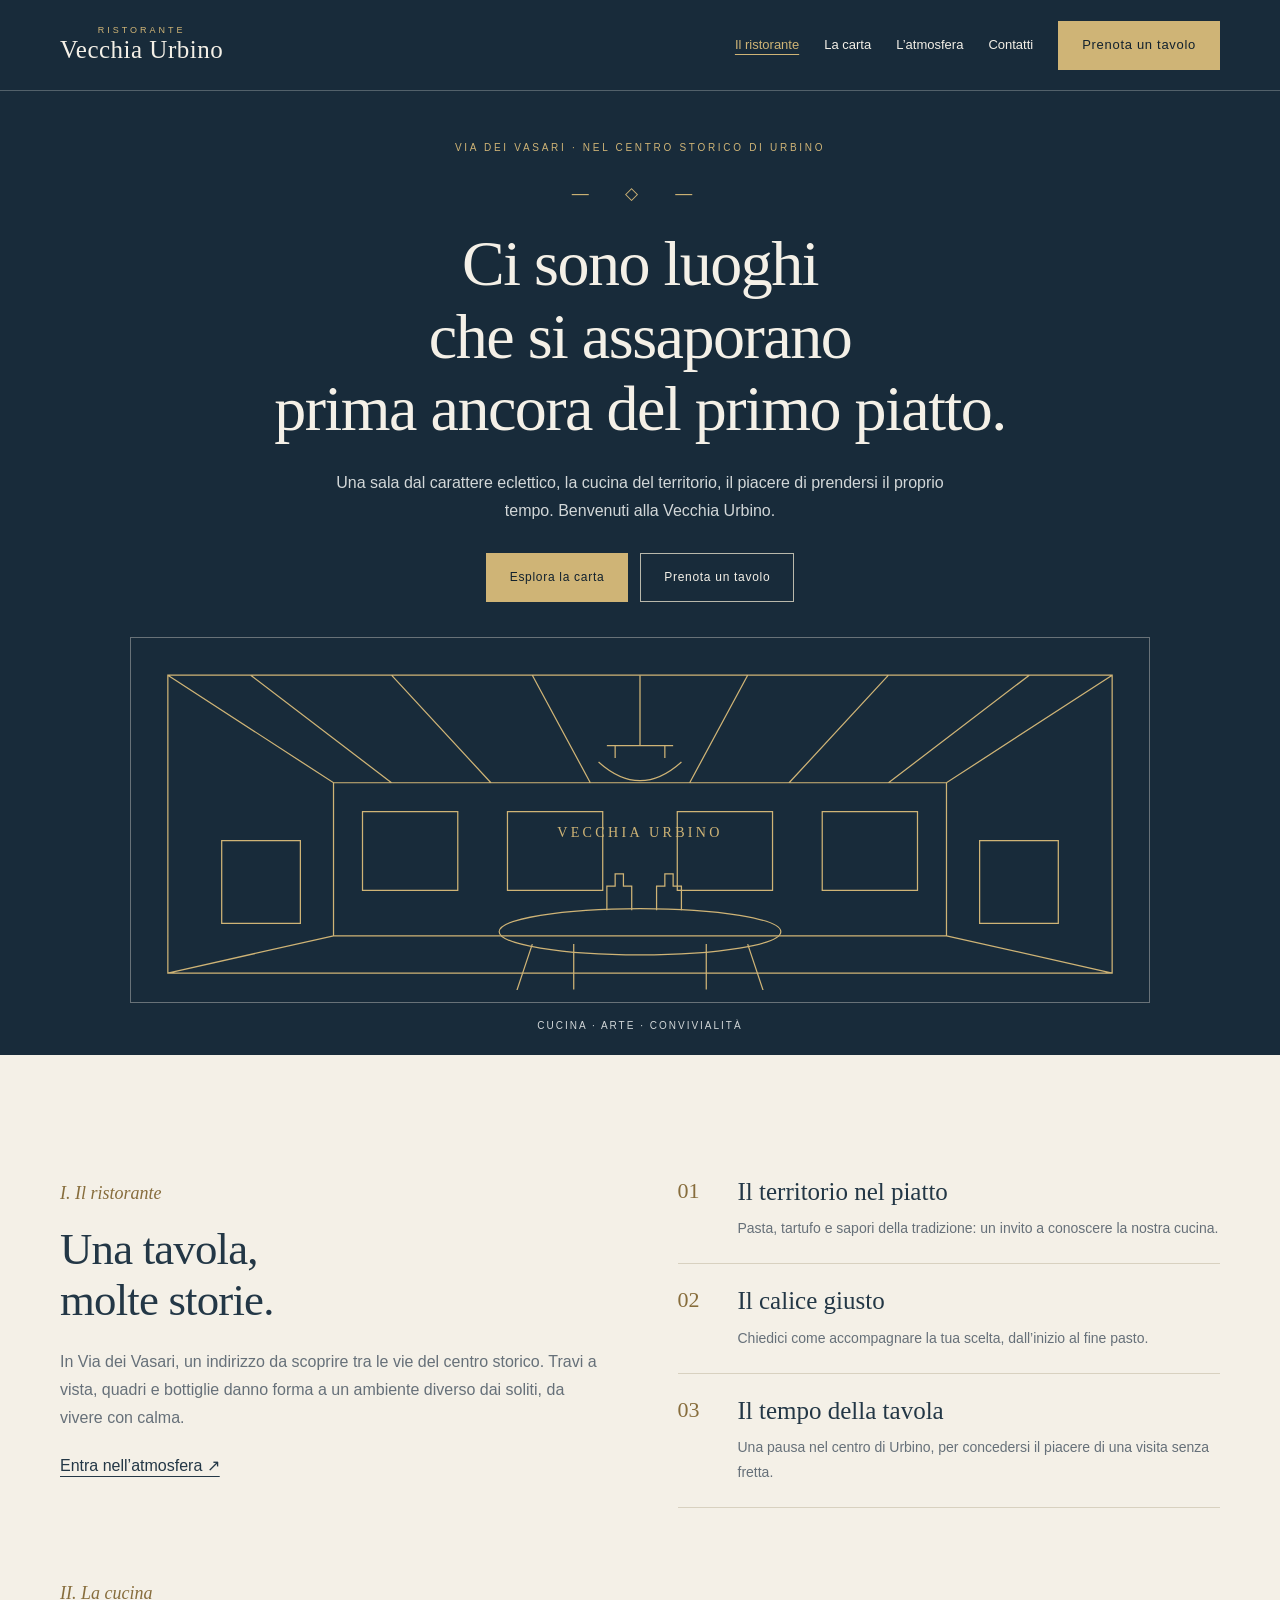
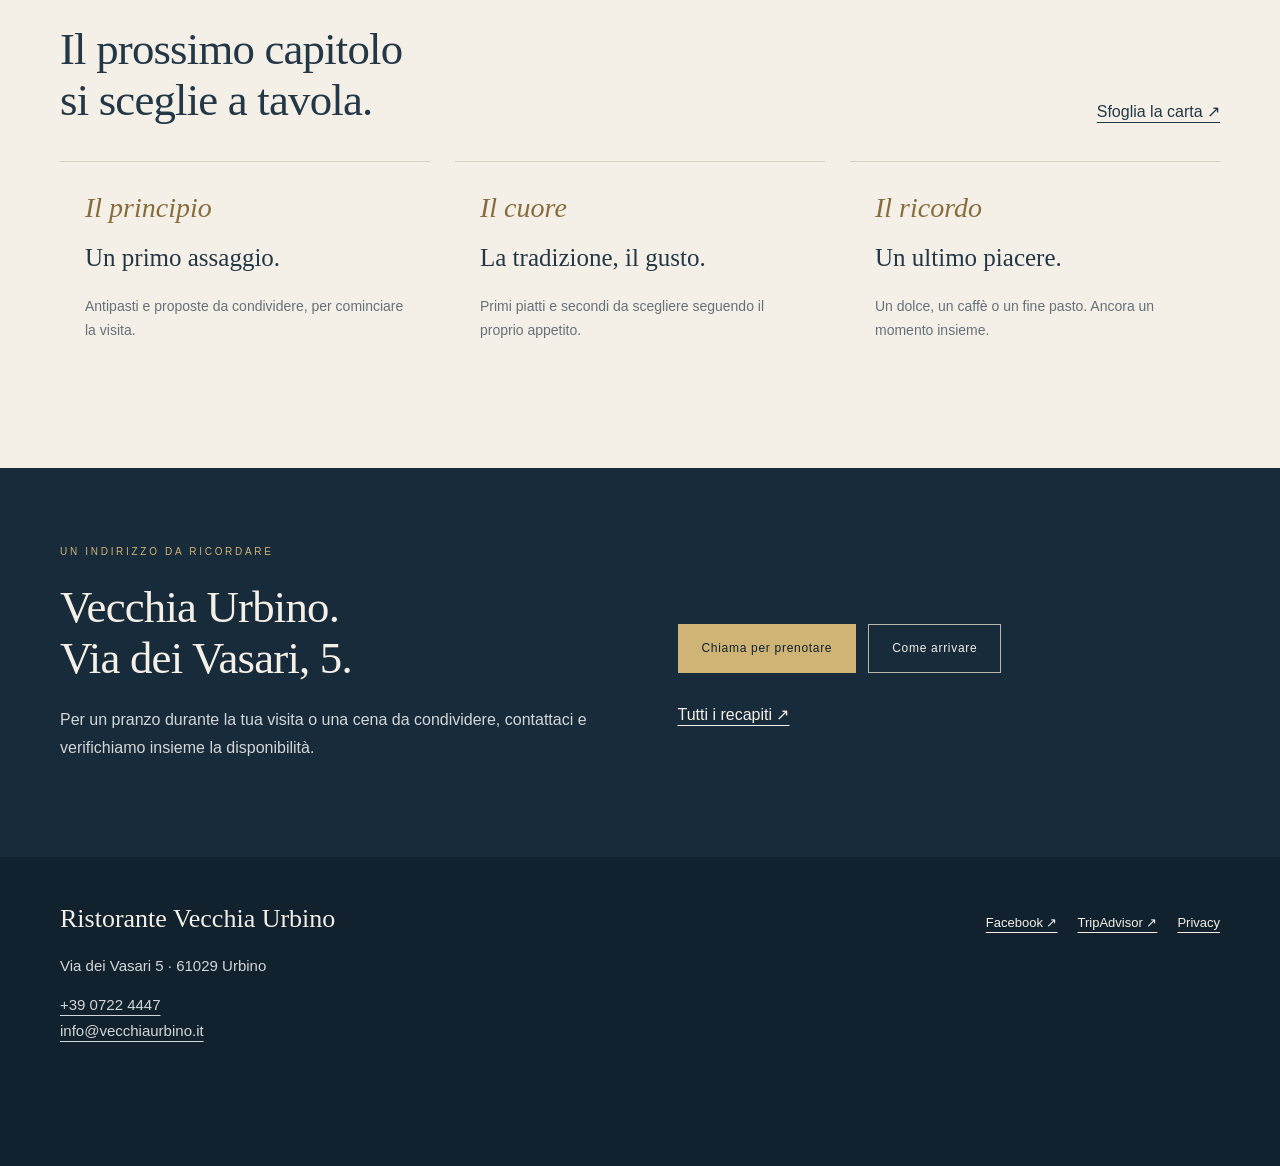
<file: index.html>
<!doctype html><html lang="it"><head><meta charset="utf-8"><meta name="viewport" content="width=device-width,initial-scale=1"><title>Il gusto di un altro tempo | Ristorante Vecchia Urbino</title><meta name="description" content="Vecchia Urbino, in Via dei Vasari 5: cucina del territorio e un’atmosfera raccolta nel centro storico. Scopri il ristorante e prenota per telefono."><meta name="theme-color" content="#182b3a"><link rel="icon" href="assets/favicon.svg"><link rel="stylesheet" href="assets/style.css"></head><body><a class="skip" href="#main">Vai al contenuto</a><header class="header"><div class="wrap nav"><a class="brand" href="index.html" aria-label="Ristorante Vecchia Urbino, homepage"><small class="brand-text">Ristorante</small><span class="brand-text">Vecchia Urbino</span></a><button class="toggle" type="button" aria-controls="navigation" aria-expanded="false" aria-label="Apri navigazione">☰</button><nav class="navlinks" id="navigation" aria-label="Principale"><a href="index.html" aria-current="page">Il ristorante</a><a href="menu.html">La carta</a><a href="atmosfera.html">L’atmosfera</a><a href="contatti.html">Contatti</a><a class="btn" data-phone>Prenota un tavolo</a></nav></div></header><main id="main"><section class="dark hero"><div class="wrap"><span class="label">Via dei Vasari · Nel centro storico di Urbino</span><div class="ornament" aria-hidden="true">— ◇ —</div><h1>Ci sono luoghi<br>che si assaporano<br>prima ancora del primo piatto.</h1><p>Una sala dal carattere eclettico, la cucina del territorio, il piacere di prendersi il proprio tempo. Benvenuti alla Vecchia Urbino.</p><div class="actions"><a class="btn" href="menu.html">Esplora la carta</a><a class="btn outline" data-phone>Prenota un tavolo</a></div><div class="hero-panel"><img id="hero-photo" src="assets/sala.svg" alt="Illustrazione decorativa originale di una sala con quadri e tavolo" width="1200" height="450" fetchpriority="high"></div><p class="hero-caption">Cucina · Arte · Convivialità</p></div></section><section class="wrap section split"><div><span class="chapter">I. Il ristorante</span><h2>Una tavola,<br>molte storie.</h2><p>In Via dei Vasari, un indirizzo da scoprire tra le vie del centro storico. Travi a vista, quadri e bottiglie danno forma a un ambiente diverso dai soliti, da vivere con calma.</p><a href="atmosfera.html">Entra nell’atmosfera ↗</a></div><ul class="feature-list"><li><span>01</span><div><h3>Il territorio nel piatto</h3><p>Pasta, tartufo e sapori della tradizione: un invito a conoscere la nostra cucina.</p></div></li><li><span>02</span><div><h3>Il calice giusto</h3><p>Chiedici come accompagnare la tua scelta, dall’inizio al fine pasto.</p></div></li><li><span>03</span><div><h3>Il tempo della tavola</h3><p>Una pausa nel centro di Urbino, per concedersi il piacere di una visita senza fretta.</p></div></li></ul></section><section class="wrap section" style="padding-top:0"><div class="heading"><div><span class="chapter">II. La cucina</span><h2>Il prossimo capitolo<br>si sceglie a tavola.</h2></div><a href="menu.html">Sfoglia la carta ↗</a></div><div class="cards"><article class="card"><span class="chapter">Il principio</span><h3>Un primo assaggio.</h3><p>Antipasti e proposte da condividere, per cominciare la visita.</p></article><article class="card"><span class="chapter">Il cuore</span><h3>La tradizione, il gusto.</h3><p>Primi piatti e secondi da scegliere seguendo il proprio appetito.</p></article><article class="card"><span class="chapter">Il ricordo</span><h3>Un ultimo piacere.</h3><p>Un dolce, un caffè o un fine pasto. Ancora un momento insieme.</p></article></div></section><section class="section dark"><div class="wrap split"><div><span class="label">Un indirizzo da ricordare</span><h2>Vecchia Urbino.<br>Via dei Vasari, 5.</h2><p>Per un pranzo durante la tua visita o una cena da condividere, contattaci e verifichiamo insieme la disponibilità.</p></div><div><div class="actions"><a class="btn" data-phone>Chiama per prenotare</a><a class="btn outline" data-link="maps" target="_blank" rel="noopener noreferrer">Come arrivare</a></div><a href="contatti.html">Tutti i recapiti ↗</a></div></div></section></main><footer class="footer"><div class="wrap footer-row"><div><a class="footer-name" href="index.html">Ristorante Vecchia Urbino</a><p data-address></p><p><a data-phone></a><br><a data-email></a></p></div><div class="footer-links"><a data-link="facebook" target="_blank" rel="noopener noreferrer">Facebook ↗</a><a data-link="tripadvisor" target="_blank" rel="noopener noreferrer">TripAdvisor ↗</a><a href="privacy.html">Privacy</a></div></div></footer><div class="mobile-bar" aria-label="Azioni rapide"><a class="btn outline" href="menu.html">La carta</a><a class="btn" data-phone>Chiama e prenota</a></div><script src="assets/config.js"></script><script src="assets/media.js"></script><script src="assets/menu.js"></script><script src="assets/app.js"></script></body></html>
</file>
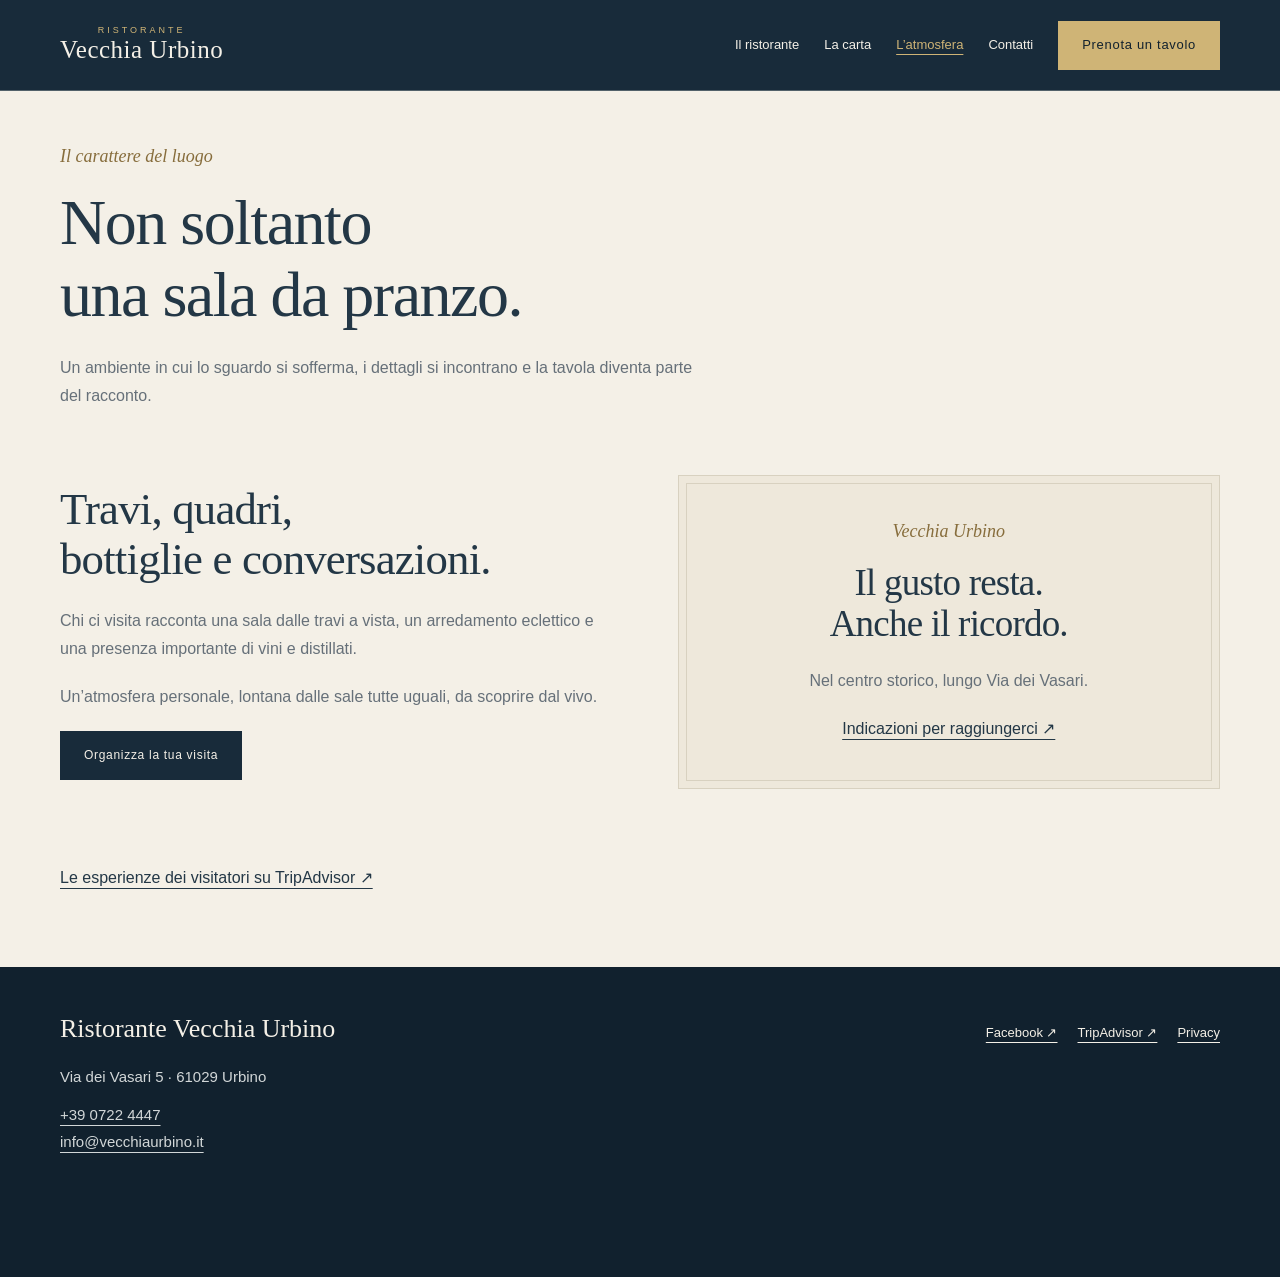
<file: atmosfera.html>
<!doctype html><html lang="it"><head><meta charset="utf-8"><meta name="viewport" content="width=device-width,initial-scale=1"><title>L’atmosfera | Ristorante Vecchia Urbino</title><meta name="description" content="Scopri l’atmosfera della Vecchia Urbino: travi a vista, quadri e una sala dal carattere eclettico nel centro storico."><meta name="theme-color" content="#182b3a"><link rel="icon" href="assets/favicon.svg"><link rel="stylesheet" href="assets/style.css"></head><body><a class="skip" href="#main">Vai al contenuto</a><header class="header"><div class="wrap nav"><a class="brand" href="index.html" aria-label="Ristorante Vecchia Urbino, homepage"><small class="brand-text">Ristorante</small><span class="brand-text">Vecchia Urbino</span></a><button class="toggle" type="button" aria-controls="navigation" aria-expanded="false" aria-label="Apri navigazione">☰</button><nav class="navlinks" id="navigation" aria-label="Principale"><a href="index.html">Il ristorante</a><a href="menu.html">La carta</a><a href="atmosfera.html" aria-current="page">L’atmosfera</a><a href="contatti.html">Contatti</a><a class="btn" data-phone>Prenota un tavolo</a></nav></div></header><main id="main"><div class="wrap"><header class="intro"><span class="chapter">Il carattere del luogo</span><h1>Non soltanto<br>una sala da pranzo.</h1><p>Un ambiente in cui lo sguardo si sofferma, i dettagli si incontrano e la tavola diventa parte del racconto.</p></header><section class="section split" style="padding-top:15px"><div><h2>Travi, quadri,<br>bottiglie e conversazioni.</h2><p>Chi ci visita racconta una sala dalle travi a vista, un arredamento eclettico e una presenza importante di vini e distillati.</p><p>Un’atmosfera personale, lontana dalle sale tutte uguali, da scoprire dal vivo.</p><a class="btn" data-phone>Organizza la tua visita</a></div><div class="quote-panel"><span class="chapter">Vecchia Urbino</span><h2>Il gusto resta.<br>Anche il ricordo.</h2><p>Nel centro storico, lungo Via dei Vasari.</p><a data-link="maps" target="_blank" rel="noopener noreferrer">Indicazioni per raggiungerci ↗</a></div></section><section id="photo-section" class="section" hidden><div class="heading"><h2>Dentro la Vecchia Urbino.</h2></div><div id="gallery" class="gallery"></div></section><section class="section" style="padding-top:0"><a data-link="tripadvisor" target="_blank" rel="noopener noreferrer">Le esperienze dei visitatori su TripAdvisor ↗</a></section></div><dialog id="lightbox"><button class="close" type="button">Chiudi ×</button><img alt=""></dialog></main><footer class="footer"><div class="wrap footer-row"><div><a class="footer-name" href="index.html">Ristorante Vecchia Urbino</a><p data-address></p><p><a data-phone></a><br><a data-email></a></p></div><div class="footer-links"><a data-link="facebook" target="_blank" rel="noopener noreferrer">Facebook ↗</a><a data-link="tripadvisor" target="_blank" rel="noopener noreferrer">TripAdvisor ↗</a><a href="privacy.html">Privacy</a></div></div></footer><div class="mobile-bar" aria-label="Azioni rapide"><a class="btn outline" href="menu.html">La carta</a><a class="btn" data-phone>Chiama e prenota</a></div><script src="assets/config.js"></script><script src="assets/media.js"></script><script src="assets/menu.js"></script><script src="assets/app.js"></script></body></html>
</file>
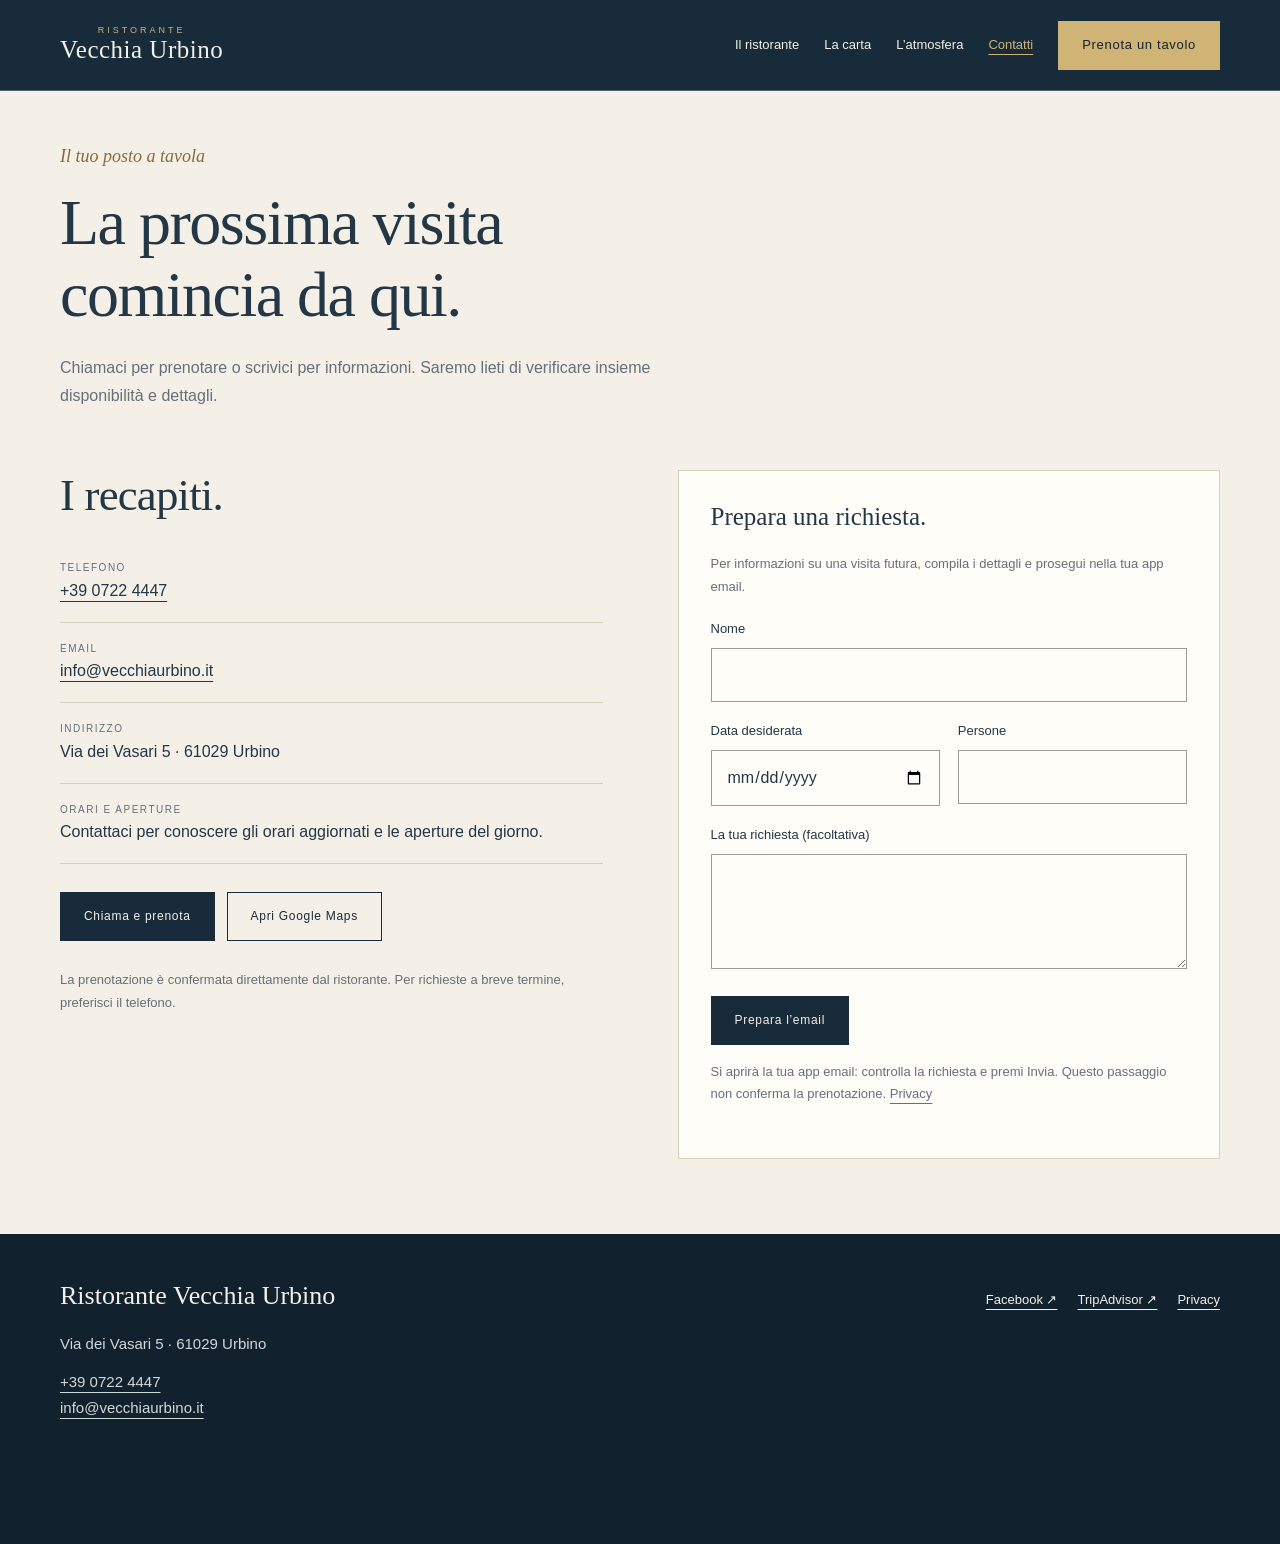
<file: contatti.html>
<!doctype html><html lang="it"><head><meta charset="utf-8"><meta name="viewport" content="width=device-width,initial-scale=1"><title>Contatti e prenotazioni | Ristorante Vecchia Urbino</title><meta name="description" content="Prenota al Ristorante Vecchia Urbino: +39 0722 4447, info@vecchiaurbino.it. Siamo in Via dei Vasari 5, Urbino."><meta name="theme-color" content="#182b3a"><link rel="icon" href="assets/favicon.svg"><link rel="stylesheet" href="assets/style.css"></head><body><a class="skip" href="#main">Vai al contenuto</a><header class="header"><div class="wrap nav"><a class="brand" href="index.html" aria-label="Ristorante Vecchia Urbino, homepage"><small class="brand-text">Ristorante</small><span class="brand-text">Vecchia Urbino</span></a><button class="toggle" type="button" aria-controls="navigation" aria-expanded="false" aria-label="Apri navigazione">☰</button><nav class="navlinks" id="navigation" aria-label="Principale"><a href="index.html">Il ristorante</a><a href="menu.html">La carta</a><a href="atmosfera.html">L’atmosfera</a><a href="contatti.html" aria-current="page">Contatti</a><a class="btn" data-phone>Prenota un tavolo</a></nav></div></header><main id="main"><div class="wrap"><header class="intro"><span class="chapter">Il tuo posto a tavola</span><h1>La prossima visita<br>comincia da qui.</h1><p>Chiamaci per prenotare o scrivici per informazioni. Saremo lieti di verificare insieme disponibilità e dettagli.</p></header><section class="section split" style="align-items:start;padding-top:10px"><div><h2>I recapiti.</h2><ul class="contact-list"><li><span>Telefono</span><a data-phone></a></li><li><span>Email</span><a data-email></a></li><li><span>Indirizzo</span><div data-address></div></li><li><span>Orari e aperture</span>Contattaci per conoscere gli orari aggiornati e le aperture del giorno.</li></ul><div class="actions"><a class="btn" data-phone>Chiama e prenota</a><a class="btn outline" data-link="maps" target="_blank" rel="noopener noreferrer">Apri Google Maps</a></div><p class="small">La prenotazione è confermata direttamente dal ristorante. Per richieste a breve termine, preferisci il telefono.</p></div><div class="panel"><h3>Prepara una richiesta.</h3><p class="small">Per informazioni su una visita futura, compila i dettagli e prosegui nella tua app email.</p><form id="request-form"><div class="field"><label for="guest">Nome</label><input name="guest" id="guest" autocomplete="given-name" maxlength="80" required></div><div class="fields"><div class="field"><label for="date">Data desiderata</label><input type="date" id="date" name="date" required></div><div class="field"><label for="people">Persone</label><input type="number" id="people" name="people" min="1" max="999" required></div></div><div class="field"><label for="notes">La tua richiesta (facoltativa)</label><textarea name="notes" id="notes" maxlength="1500"></textarea></div><button class="btn" type="submit">Prepara l’email</button><p class="small" style="margin-top:16px">Si aprirà la tua app email: controlla la richiesta e premi Invia. Questo passaggio non conferma la prenotazione. <a href="privacy.html">Privacy</a></p><div id="fallback" hidden><label for="request-text">Testo della richiesta</label><textarea id="request-text" readonly></textarea><p class="small" style="margin-top:15px">Se l’app email non si apre, copia il testo e invialo a <a data-email></a>, oppure <a data-phone>chiamaci</a>.</p></div></form></div></section></div></main><footer class="footer"><div class="wrap footer-row"><div><a class="footer-name" href="index.html">Ristorante Vecchia Urbino</a><p data-address></p><p><a data-phone></a><br><a data-email></a></p></div><div class="footer-links"><a data-link="facebook" target="_blank" rel="noopener noreferrer">Facebook ↗</a><a data-link="tripadvisor" target="_blank" rel="noopener noreferrer">TripAdvisor ↗</a><a href="privacy.html">Privacy</a></div></div></footer><div class="mobile-bar" aria-label="Azioni rapide"><a class="btn outline" href="menu.html">La carta</a><a class="btn" data-phone>Chiama e prenota</a></div><script src="assets/config.js"></script><script src="assets/media.js"></script><script src="assets/menu.js"></script><script src="assets/app.js"></script></body></html>
</file>
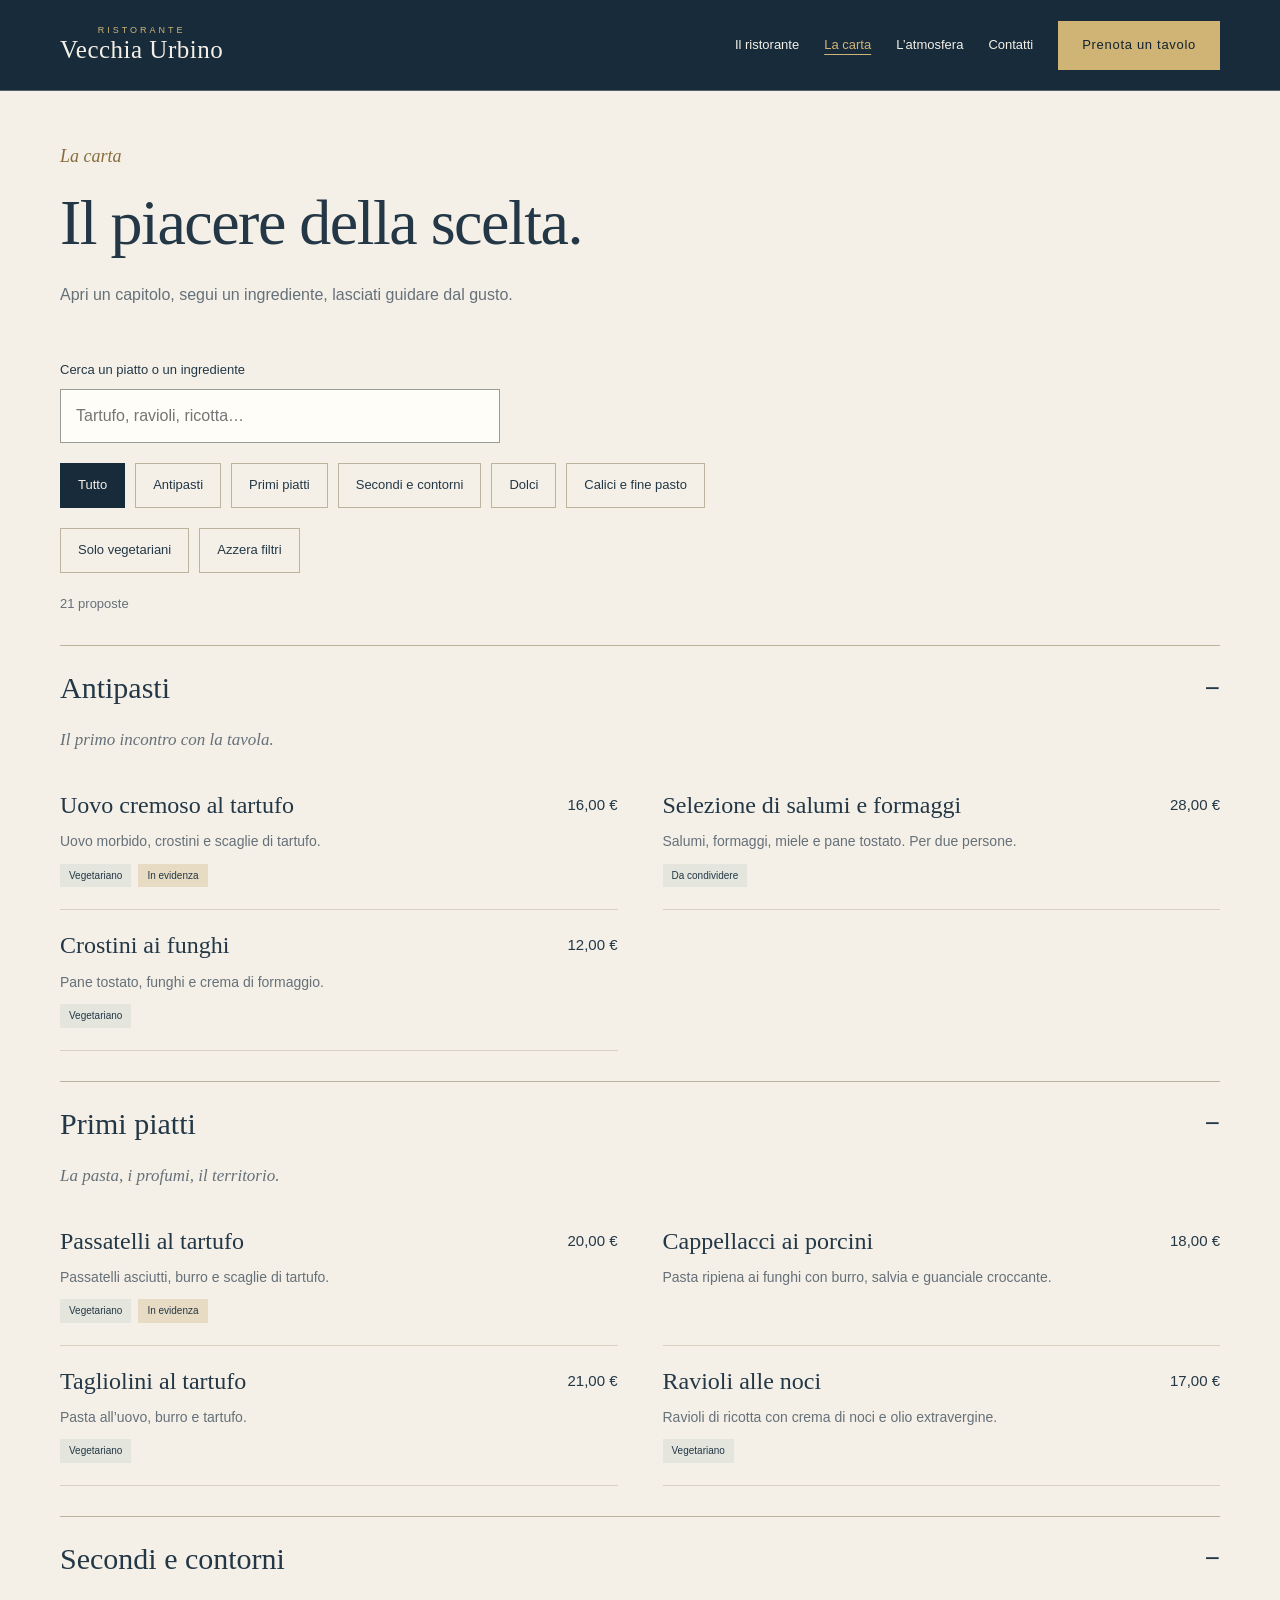
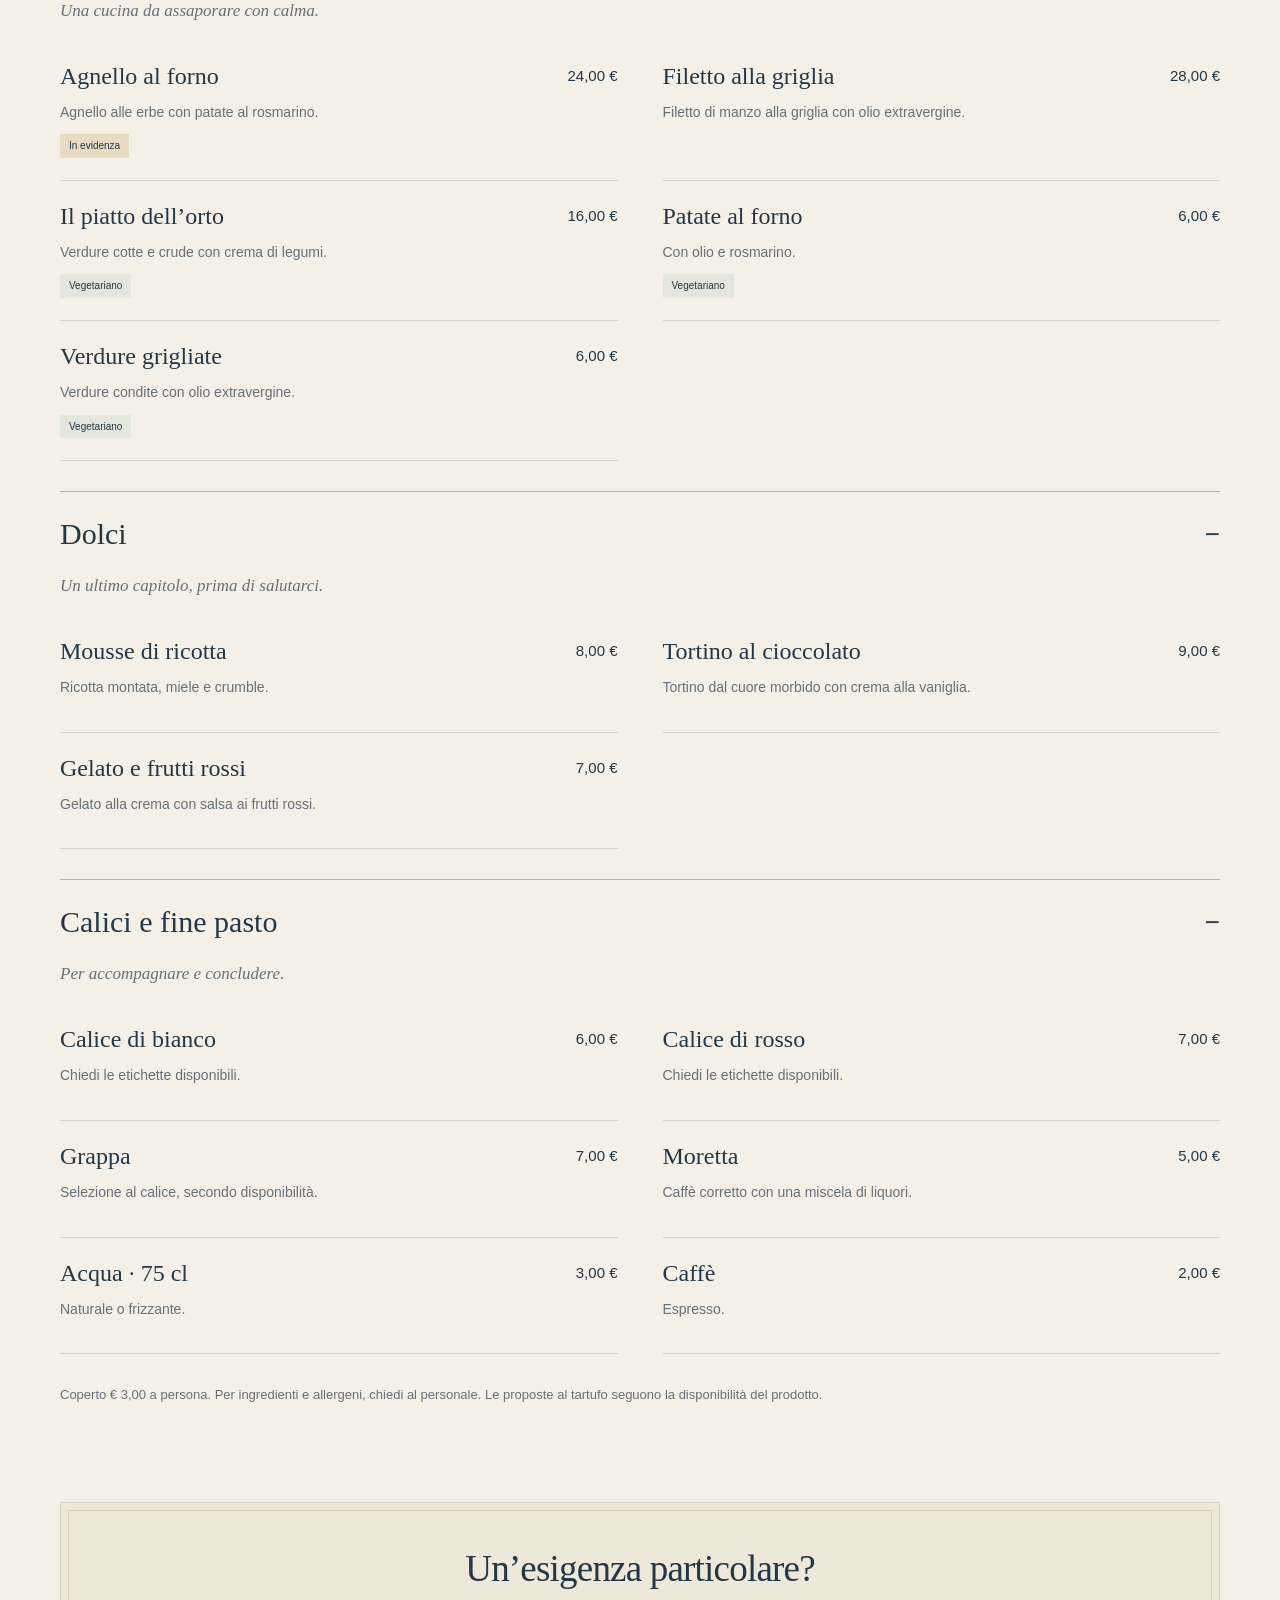
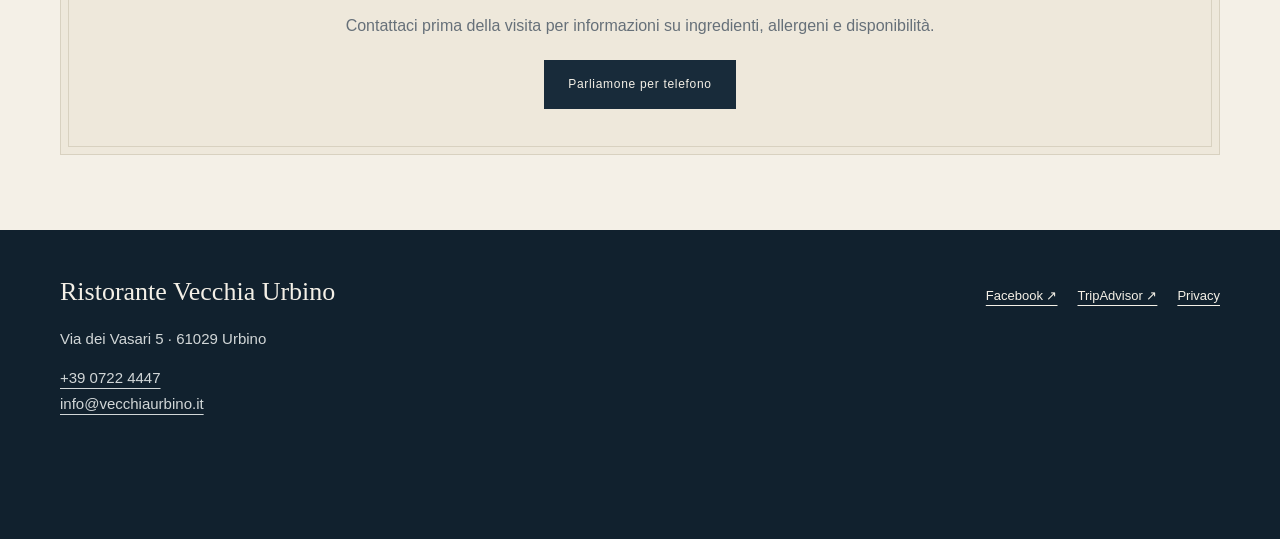
<file: menu.html>
<!doctype html><html lang="it"><head><meta charset="utf-8"><meta name="viewport" content="width=device-width,initial-scale=1"><title>La carta | Ristorante Vecchia Urbino</title><meta name="description" content="Sfoglia la carta del Ristorante Vecchia Urbino: antipasti, primi, secondi, dolci e fine pasto. Contattaci per prenotare e conoscere le disponibilità."><meta name="theme-color" content="#182b3a"><link rel="icon" href="assets/favicon.svg"><link rel="stylesheet" href="assets/style.css"></head><body><a class="skip" href="#main">Vai al contenuto</a><header class="header"><div class="wrap nav"><a class="brand" href="index.html" aria-label="Ristorante Vecchia Urbino, homepage"><small class="brand-text">Ristorante</small><span class="brand-text">Vecchia Urbino</span></a><button class="toggle" type="button" aria-controls="navigation" aria-expanded="false" aria-label="Apri navigazione">☰</button><nav class="navlinks" id="navigation" aria-label="Principale"><a href="index.html">Il ristorante</a><a href="menu.html" aria-current="page">La carta</a><a href="atmosfera.html">L’atmosfera</a><a href="contatti.html">Contatti</a><a class="btn" data-phone>Prenota un tavolo</a></nav></div></header><main id="main"><div class="wrap"><header class="intro"><span class="chapter">La carta</span><h1>Il piacere della scelta.</h1><p>Apri un capitolo, segui un ingrediente, lasciati guidare dal gusto.</p></header><label for="search">Cerca un piatto o un ingrediente</label><input class="search" type="search" id="search" placeholder="Tartufo, ravioli, ricotta…"><div id="filters" class="filters categories" role="group" aria-label="Categorie del menù"></div><div class="filters" role="group" aria-label="Preferenze"><button class="filter" id="vegetarian" type="button" aria-pressed="false">Solo vegetariani</button><button class="filter" id="reset" type="button">Azzera filtri</button></div><p id="count" class="small" role="status" aria-live="polite"></p><div id="menu-content"></div><p id="empty" hidden>Nessun piatto trovato. Prova un’altra ricerca o azzera i filtri.</p><noscript><p>Per conoscere le proposte, <a href="tel:+3907224447">chiamaci</a>.</p></noscript><p class="small" id="menu-note"></p><section class="section"><div class="quote-panel"><h2>Un’esigenza particolare?</h2><p>Contattaci prima della visita per informazioni su ingredienti, allergeni e disponibilità.</p><a class="btn" data-phone>Parliamone per telefono</a></div></section></div></main><footer class="footer"><div class="wrap footer-row"><div><a class="footer-name" href="index.html">Ristorante Vecchia Urbino</a><p data-address></p><p><a data-phone></a><br><a data-email></a></p></div><div class="footer-links"><a data-link="facebook" target="_blank" rel="noopener noreferrer">Facebook ↗</a><a data-link="tripadvisor" target="_blank" rel="noopener noreferrer">TripAdvisor ↗</a><a href="privacy.html">Privacy</a></div></div></footer><div class="mobile-bar" aria-label="Azioni rapide"><a class="btn outline" href="menu.html">La carta</a><a class="btn" data-phone>Chiama e prenota</a></div><script src="assets/config.js"></script><script src="assets/media.js"></script><script src="assets/menu.js"></script><script src="assets/app.js"></script></body></html>
</file>
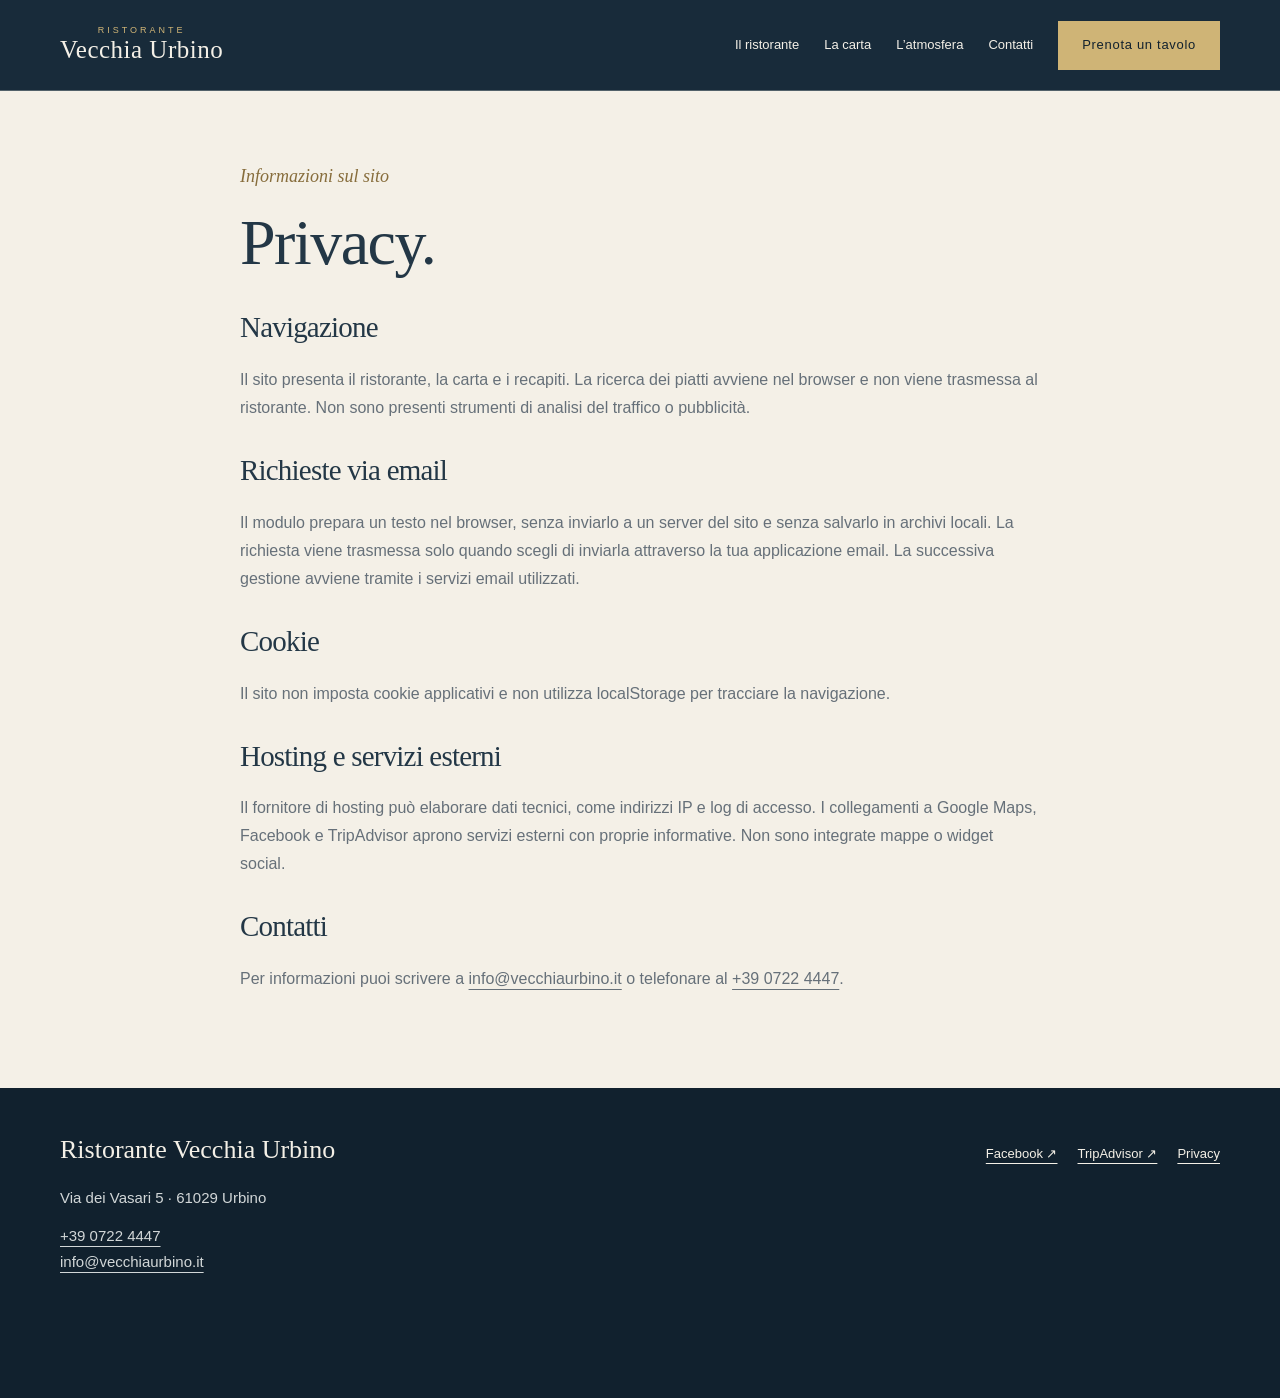
<file: privacy.html>
<!doctype html><html lang="it"><head><meta charset="utf-8"><meta name="viewport" content="width=device-width,initial-scale=1"><title>Privacy | Ristorante Vecchia Urbino</title><meta name="description" content="Informazioni tecniche sul sito del Ristorante Vecchia Urbino, sui contatti e sui servizi esterni collegati."><meta name="theme-color" content="#182b3a"><link rel="icon" href="assets/favicon.svg"><link rel="stylesheet" href="assets/style.css"></head><body><a class="skip" href="#main">Vai al contenuto</a><header class="header"><div class="wrap nav"><a class="brand" href="index.html" aria-label="Ristorante Vecchia Urbino, homepage"><small class="brand-text">Ristorante</small><span class="brand-text">Vecchia Urbino</span></a><button class="toggle" type="button" aria-controls="navigation" aria-expanded="false" aria-label="Apri navigazione">☰</button><nav class="navlinks" id="navigation" aria-label="Principale"><a href="index.html">Il ristorante</a><a href="menu.html">La carta</a><a href="atmosfera.html">L’atmosfera</a><a href="contatti.html">Contatti</a><a class="btn" data-phone>Prenota un tavolo</a></nav></div></header><main id="main"><article class="wrap legal section"><span class="chapter">Informazioni sul sito</span><h1>Privacy.</h1><h2>Navigazione</h2><p>Il sito presenta il ristorante, la carta e i recapiti. La ricerca dei piatti avviene nel browser e non viene trasmessa al ristorante. Non sono presenti strumenti di analisi del traffico o pubblicità.</p><h2>Richieste via email</h2><p>Il modulo prepara un testo nel browser, senza inviarlo a un server del sito e senza salvarlo in archivi locali. La richiesta viene trasmessa solo quando scegli di inviarla attraverso la tua applicazione email. La successiva gestione avviene tramite i servizi email utilizzati.</p><h2>Cookie</h2><p>Il sito non imposta cookie applicativi e non utilizza localStorage per tracciare la navigazione.</p><h2>Hosting e servizi esterni</h2><p>Il fornitore di hosting può elaborare dati tecnici, come indirizzi IP e log di accesso. I collegamenti a Google Maps, Facebook e TripAdvisor aprono servizi esterni con proprie informative. Non sono integrate mappe o widget social.</p><h2>Contatti</h2><p>Per informazioni puoi scrivere a <a data-email></a> o telefonare al <a data-phone></a>.</p></article></main><footer class="footer"><div class="wrap footer-row"><div><a class="footer-name" href="index.html">Ristorante Vecchia Urbino</a><p data-address></p><p><a data-phone></a><br><a data-email></a></p></div><div class="footer-links"><a data-link="facebook" target="_blank" rel="noopener noreferrer">Facebook ↗</a><a data-link="tripadvisor" target="_blank" rel="noopener noreferrer">TripAdvisor ↗</a><a href="privacy.html">Privacy</a></div></div></footer><div class="mobile-bar" aria-label="Azioni rapide"><a class="btn outline" href="menu.html">La carta</a><a class="btn" data-phone>Chiama e prenota</a></div><script src="assets/config.js"></script><script src="assets/media.js"></script><script src="assets/menu.js"></script><script src="assets/app.js"></script></body></html>
</file>
<file: assets/style.css>
*{box-sizing:border-box}:root{--navy:#182b3a;--deep:#11212e;--gold:#cfb476;--cream:#f4f0e7;--ink:#233746;--muted:#667079;--line:#d8d1c0}html{scroll-behavior:smooth;scroll-padding-top:105px}body{margin:0;background:var(--cream);color:var(--ink);font:16px/1.75 Arial,Helvetica,sans-serif}a{color:inherit;text-underline-offset:5px}button,input,textarea,select{font:inherit}a:focus-visible,button:focus-visible,input:focus-visible,textarea:focus-visible,select:focus-visible,summary:focus-visible{outline:3px solid #a57a25;outline-offset:5px}h1,h2,h3{font-family:Georgia,'Times New Roman',serif;font-weight:400;line-height:1.13;margin:0 0 22px}h1{font-size:clamp(41px,5vw,66px);letter-spacing:-1.5px}h2{font-size:clamp(32px,3.5vw,46px);letter-spacing:-.8px}h3{font-size:25px}p{color:var(--muted);margin:0 0 20px}.wrap{width:min(1160px,calc(100% - 48px));margin:auto}.header{position:sticky;top:0;z-index:20;background:var(--navy);color:var(--cream);border-bottom:1px solid #52616a}.nav{min-height:90px;display:flex;align-items:center;justify-content:space-between;gap:25px}.brand{text-align:center;text-decoration:none;display:inline-flex;flex-direction:column;line-height:1.2;flex-shrink:0}.brand small{font-size:9px;letter-spacing:3px;text-transform:uppercase;color:var(--gold)}.brand span{font:25px/1.2 Georgia,serif;letter-spacing:.5px}.brand img{max-width:190px;max-height:65px;object-fit:contain}.navlinks{display:flex;gap:25px;align-items:center}.navlinks a{font-size:13px;text-decoration:none}.navlinks a[aria-current=page]{color:var(--gold);text-decoration:underline}.btn{display:inline-flex;align-items:center;justify-content:center;min-height:49px;padding:12px 23px;border:1px solid var(--navy);background:var(--navy);color:var(--cream);text-decoration:none;font-size:12px;letter-spacing:.7px;cursor:pointer}.btn:hover{background:#2c475b}.btn.outline{background:transparent;color:var(--navy)}.header .btn,.dark .btn{background:var(--gold);color:var(--deep);border-color:var(--gold)}.dark .btn.outline{background:transparent;color:var(--cream);border-color:#b9b8ab}.toggle{display:none;min-height:45px;min-width:45px;background:transparent;color:var(--cream);border:1px solid #73808a}.label{display:block;text-transform:uppercase;font-size:10px;letter-spacing:2.7px;margin-bottom:22px;color:#81642d}.dark{background:var(--navy);color:var(--cream)}.dark p{color:#d2d7d8}.dark .label{color:var(--gold)}.hero{text-align:center;padding:48px 0 0}.hero h1{max-width:850px;margin:0 auto 24px}.hero p{max-width:650px;margin:0 auto 25px}.hero .actions{justify-content:center}.ornament{color:var(--gold);letter-spacing:16px;font-size:17px;margin-bottom:20px}.actions{display:flex;gap:12px;flex-wrap:wrap;margin:28px 0}.hero-panel{position:relative;margin:35px auto 0;border:1px solid #687278;padding:12px;max-width:1020px}.hero-panel img{display:block;width:100%;height:340px;object-fit:cover}.hero-caption{font-size:10px;text-transform:uppercase;letter-spacing:2px;color:#d2d7d8;margin:0;padding:14px 0 20px}.section{padding:75px 0}.split{display:grid;grid-template-columns:1fr 1fr;gap:75px;align-items:center}.rule{height:1px;background:var(--line);margin:25px 0}.chapter{font:italic 18px Georgia,serif;color:#876d3c;display:block;margin-bottom:20px}.feature-list{list-style:none;padding:0;margin:0}.feature-list li{display:grid;grid-template-columns:45px 1fr;gap:15px;border-bottom:1px solid var(--line);padding:23px 0}.feature-list span{font:22px Georgia,serif;color:#876d3c}.feature-list h3{margin:0 0 10px}.feature-list p{font-size:14px;margin:0}.quote-panel{padding:45px;border:1px solid var(--line);outline:1px solid var(--line);outline-offset:-9px;text-align:center;background:#eee8db}.quote-panel h2{font-size:37px}.heading{display:flex;justify-content:space-between;align-items:end;gap:25px;margin-bottom:35px}.heading h2{margin-bottom:0}.cards{display:grid;grid-template-columns:repeat(3,1fr);gap:25px}.card{padding:30px 25px;border-top:1px solid var(--line)}.card .chapter{font-size:28px}.card p{font-size:14px}.footer{padding:45px 0 110px;background:var(--deep);color:var(--cream)}.footer-row{display:flex;justify-content:space-between;gap:35px;flex-wrap:wrap}.footer-name{display:inline-block;font:26px/1.3 Georgia,serif;letter-spacing:0;text-decoration:none;margin-bottom:18px}.footer p{color:#d2d7d8;font-size:15px;margin-bottom:12px}.footer p a{font-size:inherit}.footer-links{display:flex;gap:20px;flex-wrap:wrap;align-content:start}.footer-links a{font-size:13px;padding:10px 0}.mobile-bar{display:none}.intro{padding:55px 0 30px;max-width:760px}.intro p{max-width:640px}.small{font-size:13px}.filters{display:flex;gap:10px;flex-wrap:wrap;margin:20px 0}.filter{background:transparent;color:var(--ink);border:1px solid #bdb49d;padding:10px 17px;min-height:44px;cursor:pointer;font-size:13px}.filter[aria-pressed=true]{background:var(--navy);color:var(--cream);border-color:var(--navy)}label{display:block;font-size:13px;margin-bottom:7px}input,select,textarea{width:100%;min-height:48px;border:1px solid #9b9c96;background:#fffdf8;color:var(--ink);padding:12px 15px;border-radius:0}textarea{min-height:115px;resize:vertical}.search{max-width:440px}.menu-section{border-top:1px solid #bcb39d;margin:30px 0}.menu-section summary{cursor:pointer;list-style:none;display:flex;align-items:center;justify-content:space-between;padding:25px 0;font:30px Georgia,serif}.menu-section summary::-webkit-details-marker{display:none}.menu-section summary:after{content:'+';font:26px Arial}.menu-section[open] summary:after{content:'−'}.menu-intro{font:italic 17px Georgia,serif}.menu-grid{display:grid;grid-template-columns:1fr 1fr;gap:0 45px}.dish{padding:22px 0;border-bottom:1px solid var(--line)}.dish-top{display:flex;justify-content:space-between;gap:22px}.dish h3{font-size:24px;margin-bottom:10px}.dish p{font-size:14px;margin-bottom:10px}.price{white-space:nowrap;font-size:15px}.tags{display:flex;gap:7px;flex-wrap:wrap}.tag{font-size:10px;background:#e4e6de;padding:3px 9px}.tag.pick{background:#e7dcc3}.panel{border:1px solid var(--line);background:#fffdf8;padding:32px}.field{margin-bottom:18px}.fields{display:grid;grid-template-columns:1fr 1fr;gap:18px}.contact-list{list-style:none;padding:0}.contact-list li{padding:17px 0;border-bottom:1px solid var(--line)}.contact-list span{display:block;font-size:10px;letter-spacing:1.5px;text-transform:uppercase;color:var(--muted)}.gallery{display:grid;grid-template-columns:repeat(3,1fr);gap:16px}.gallery button{height:280px;padding:0;border:0;cursor:pointer;background:#e7dcc3}.gallery img{width:100%;height:100%;object-fit:cover}dialog{background:var(--cream);border:1px solid var(--line);padding:15px;width:min(95vw,1100px);max-height:95vh}dialog::backdrop{background:#0b1622de}dialog img{display:block;max-width:100%;max-height:78vh;object-fit:contain;margin:auto}.close{display:block;margin:0 0 15px auto;padding:10px 18px;background:var(--navy);color:var(--cream);border:0;cursor:pointer}.legal{max-width:800px}.legal h2{font-size:29px;margin-top:32px}.skip{position:absolute;top:-100px;background:white;color:black;padding:10px}.skip:focus{top:0}[hidden]{display:none!important}@media(max-width:800px){.wrap{width:calc(100% - 36px)}.nav{min-height:78px}.brand span{font-size:23px}.toggle{display:block}.navlinks{display:none;position:absolute;top:78px;left:0;right:0;background:var(--navy);border-bottom:1px solid #687278;padding:25px;flex-direction:column;align-items:stretch}.navlinks.open{display:flex}.hero{padding-top:32px}.hero h1{font-size:clamp(39px,8vw,58px)}.hero-panel{padding:8px;margin-top:28px}.hero-panel img{height:260px}.hero-caption{font-size:9px;letter-spacing:1px}.section{padding:50px 0}.split{grid-template-columns:1fr;gap:32px}.heading{align-items:start;flex-direction:column}.cards{grid-template-columns:1fr;gap:0}.card{padding:25px 0}.quote-panel{padding:32px 25px}.quote-panel h2{font-size:32px}.menu-grid{grid-template-columns:1fr}.filters.categories{flex-wrap:nowrap;overflow:auto;padding-bottom:8px}.filter{flex-shrink:0;white-space:nowrap}.menu-section summary{font-size:27px}.fields{grid-template-columns:1fr}.panel{padding:24px}.gallery{grid-template-columns:1fr 1fr}.gallery button{height:220px}.footer-row{flex-direction:column}.mobile-bar{position:fixed;bottom:0;left:0;right:0;z-index:30;display:grid;grid-template-columns:1fr 1fr;gap:10px;background:var(--cream);border-top:1px solid var(--line);padding:10px 18px calc(10px + env(safe-area-inset-bottom))}.intro{padding-top:35px}}@media(prefers-reduced-motion:reduce){html{scroll-behavior:auto}}
</file>
